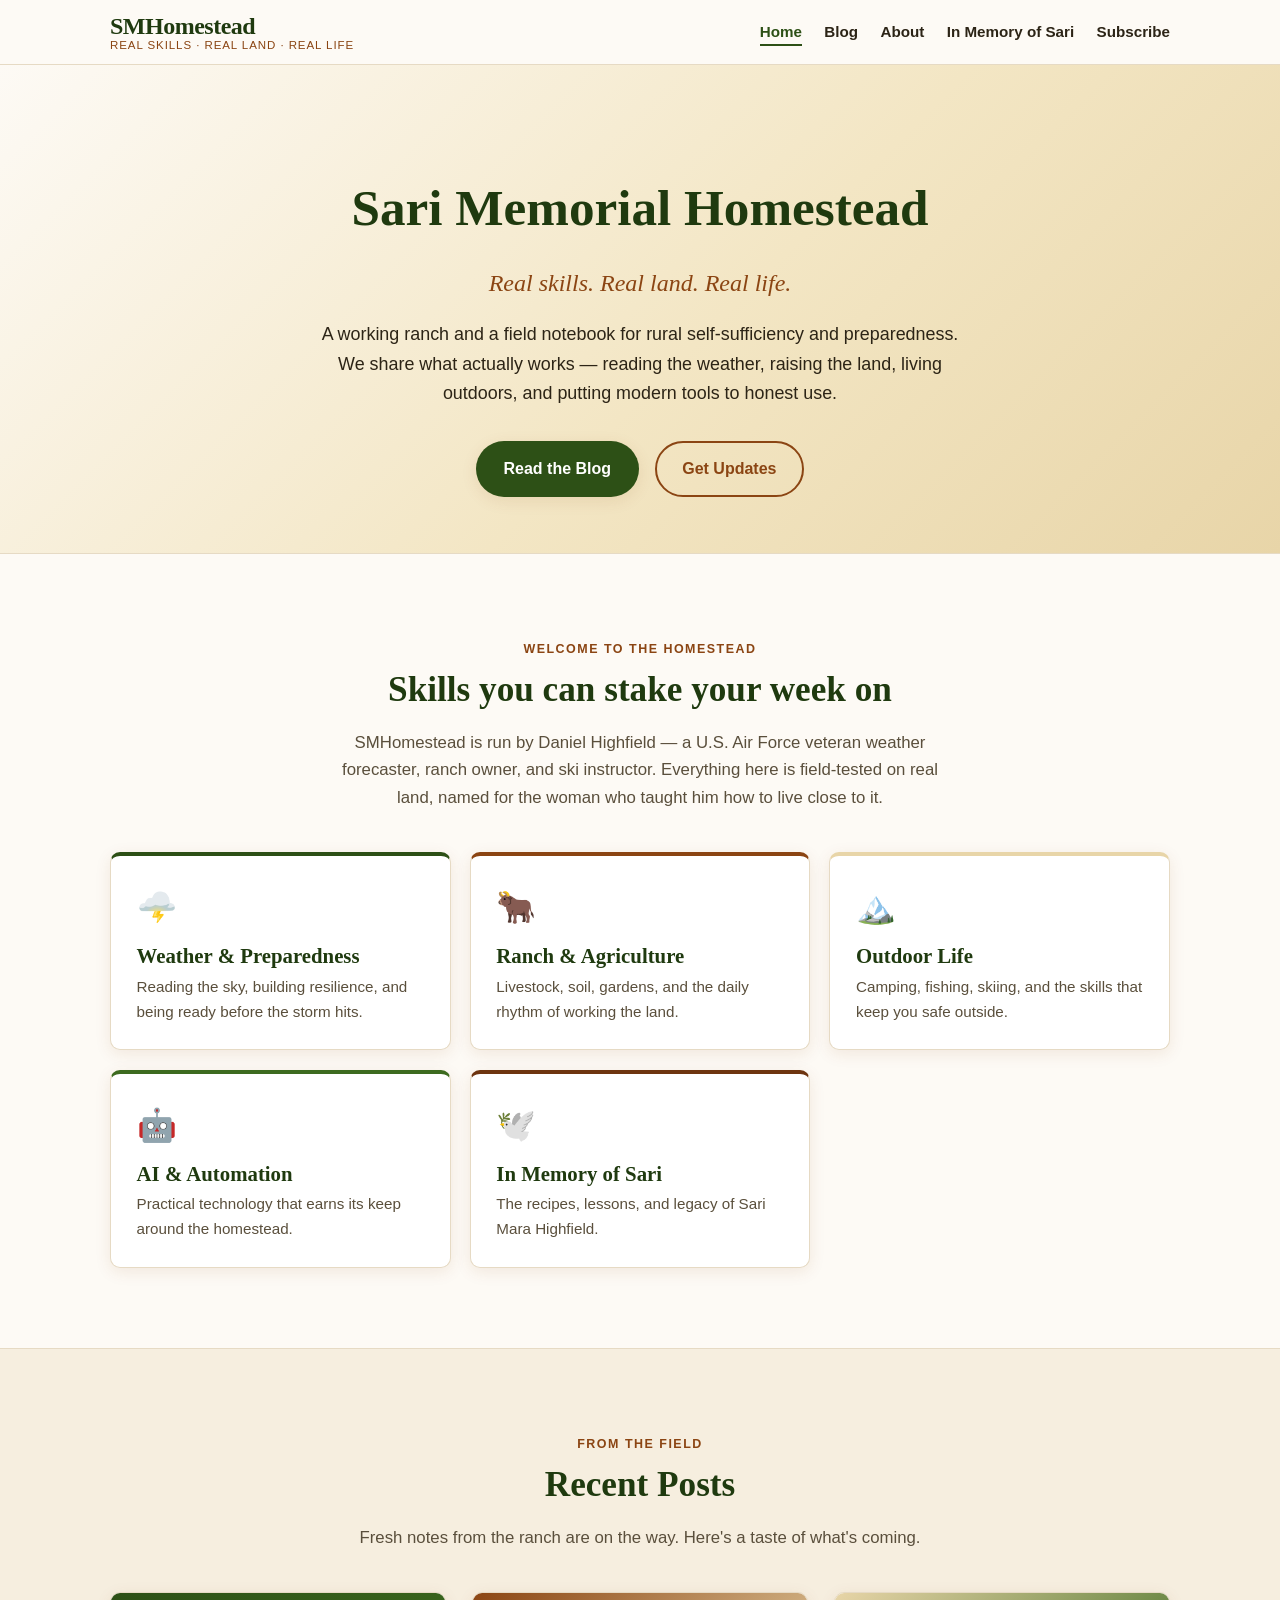
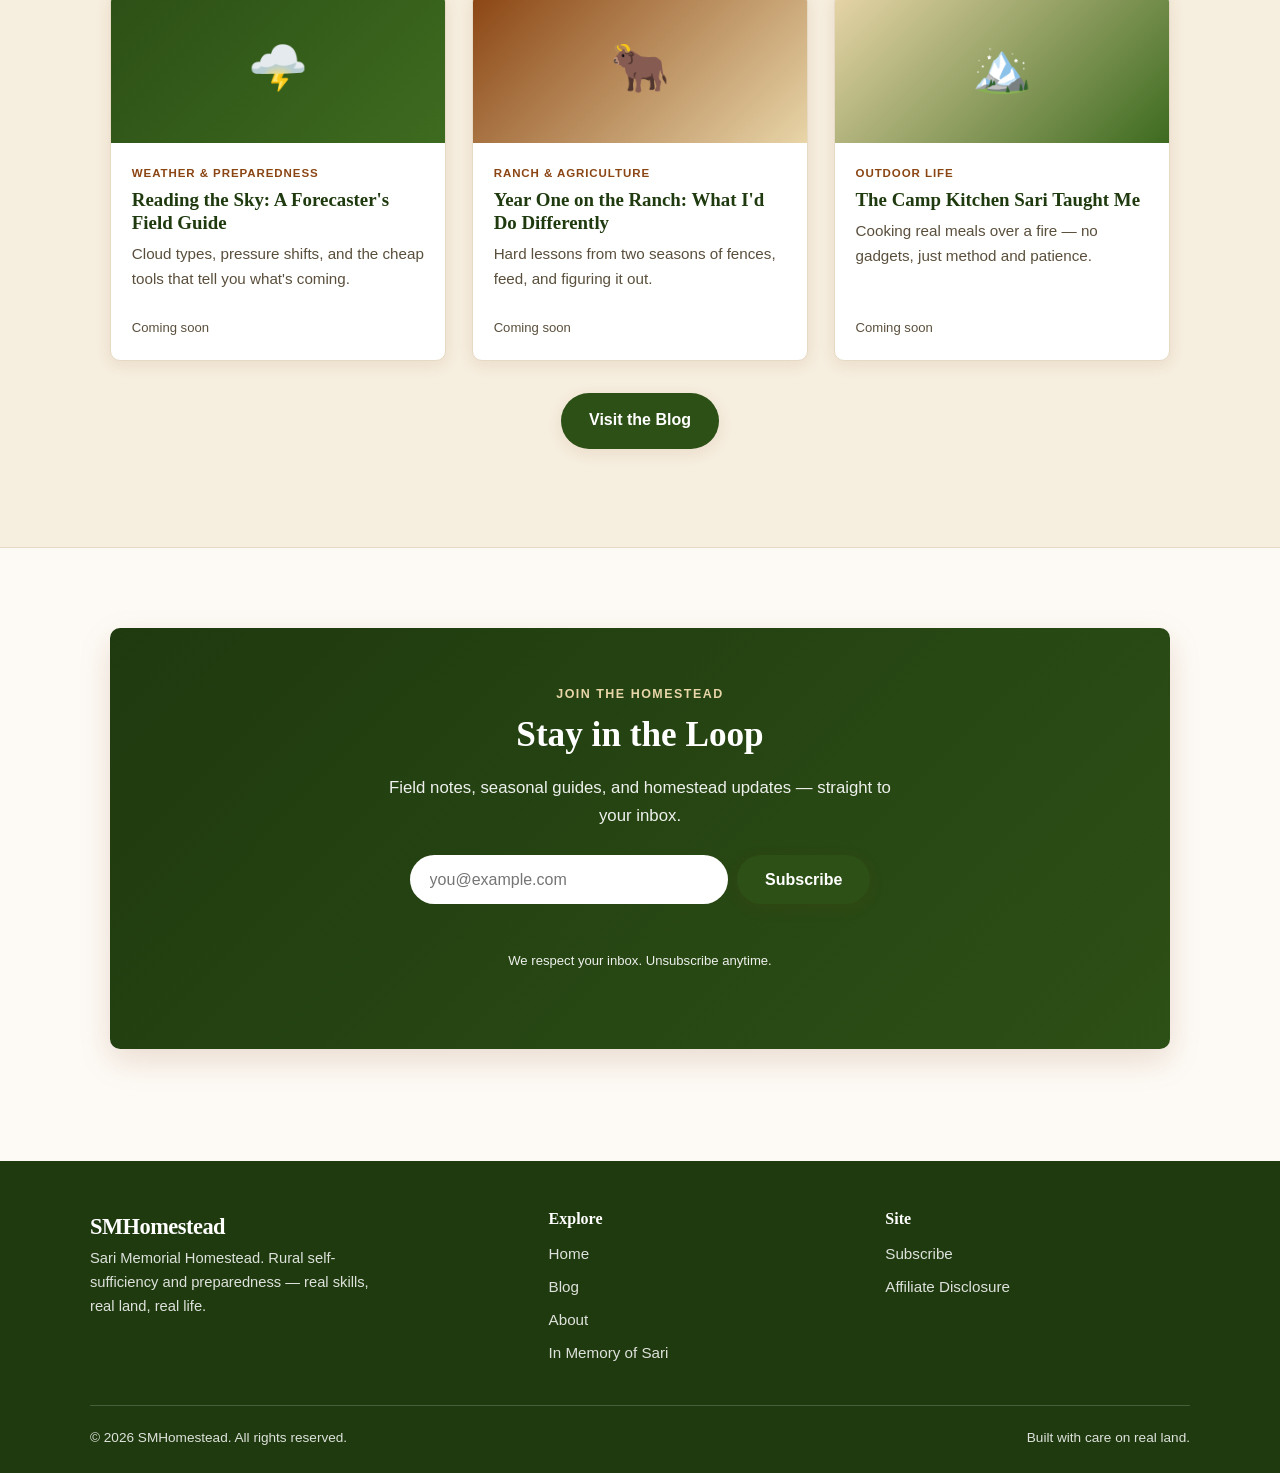
<file: index.html>
<!DOCTYPE html>
<html lang="en">
<head>
  <meta charset="UTF-8">
  <meta name="viewport" content="width=device-width, initial-scale=1.0">
  <title>SMHomestead — Real skills. Real land. Real life.</title>
  <meta name="description" content="SMHomestead is a rural self-sufficiency and preparedness homestead — weather, ranching, the outdoors, AI, and the legacy of Sari Mara Highfield. Real skills, real land, real life.">
  <link rel="canonical" href="https://smhomestead.com/">

  <!-- Open Graph -->
  <meta property="og:type" content="website">
  <meta property="og:site_name" content="SMHomestead">
  <meta property="og:title" content="SMHomestead — Real skills. Real land. Real life.">
  <meta property="og:description" content="Rural self-sufficiency and preparedness — weather, ranching, the outdoors, AI, and the legacy of Sari Mara Highfield.">
  <meta property="og:url" content="https://smhomestead.com/">
  <meta property="og:image" content="https://smhomestead.com/og-image.png">
  <meta name="twitter:card" content="summary_large_image">
  <meta name="twitter:title" content="SMHomestead — Real skills. Real land. Real life.">
  <meta name="twitter:description" content="Rural self-sufficiency and preparedness from a working ranch.">

  <link rel="preconnect" href="https://fonts.googleapis.com">
  <link rel="stylesheet" href="css/style.css">
</head>
<body>

  <!-- HEADER -->
  <header class="site-header">
    <nav class="nav" aria-label="Primary">
      <a class="brand" href="index.html">
        <span class="brand-name">SMHomestead</span>
        <span class="brand-tag">Real skills · Real land · Real life</span>
      </a>
      <button class="nav-toggle" aria-label="Toggle menu" aria-expanded="false">
        <span></span><span></span><span></span>
      </button>
      <ul class="nav-links">
        <li><a href="index.html" class="active">Home</a></li>
        <li><a href="blog.html">Blog</a></li>
        <li><a href="about.html">About</a></li>
        <li><a href="in-memory-of-sari.html">In Memory of Sari</a></li>
        <li><a href="index.html#subscribe">Subscribe</a></li>
      </ul>
    </nav>
  </header>

  <main>
    <!-- HERO -->
    <section class="hero">
      <div class="container">
        <h1>Sari Memorial Homestead</h1>
        <p class="tagline">Real skills. Real land. Real life.</p>
        <p class="lead">
          A working ranch and a field notebook for rural self-sufficiency and preparedness.
          We share what actually works — reading the weather, raising the land, living
          outdoors, and putting modern tools to honest use.
        </p>
        <div class="hero-actions">
          <a class="btn btn-primary" href="blog.html">Read the Blog</a>
          <a class="btn btn-ghost" href="index.html#subscribe">Get Updates</a>
        </div>
      </div>
    </section>

    <!-- INTRO -->
    <section class="section">
      <div class="container section-head">
        <span class="kicker">Welcome to the homestead</span>
        <h2>Skills you can stake your week on</h2>
        <p>
          SMHomestead is run by Daniel Highfield — a U.S. Air Force veteran weather
          forecaster, ranch owner, and ski instructor. Everything here is field-tested
          on real land, named for the woman who taught him how to live close to it.
        </p>
      </div>

      <!-- PILLARS -->
      <div class="container">
        <div class="pillars">
          <a class="pillar" href="blog.html">
            <div class="icon">🌩️</div>
            <h3>Weather &amp; Preparedness</h3>
            <p>Reading the sky, building resilience, and being ready before the storm hits.</p>
          </a>
          <a class="pillar" href="blog.html">
            <div class="icon">🐂</div>
            <h3>Ranch &amp; Agriculture</h3>
            <p>Livestock, soil, gardens, and the daily rhythm of working the land.</p>
          </a>
          <a class="pillar" href="blog.html">
            <div class="icon">🏔️</div>
            <h3>Outdoor Life</h3>
            <p>Camping, fishing, skiing, and the skills that keep you safe outside.</p>
          </a>
          <a class="pillar" href="blog.html">
            <div class="icon">🤖</div>
            <h3>AI &amp; Automation</h3>
            <p>Practical technology that earns its keep around the homestead.</p>
          </a>
          <a class="pillar" href="in-memory-of-sari.html">
            <div class="icon">🕊️</div>
            <h3>In Memory of Sari</h3>
            <p>The recipes, lessons, and legacy of Sari Mara Highfield.</p>
          </a>
        </div>
      </div>
    </section>

    <!-- RECENT POSTS -->
    <section class="section section-alt">
      <div class="container section-head">
        <span class="kicker">From the field</span>
        <h2>Recent Posts</h2>
        <p>Fresh notes from the ranch are on the way. Here's a taste of what's coming.</p>
      </div>
      <div class="container">
        <div class="post-grid">
          <article class="post-card">
            <div class="post-thumb" aria-hidden="true">🌩️</div>
            <div class="post-body">
              <span class="post-cat">Weather &amp; Preparedness</span>
              <h3>Reading the Sky: A Forecaster's Field Guide</h3>
              <p>Cloud types, pressure shifts, and the cheap tools that tell you what's coming.</p>
              <div class="post-meta">Coming soon</div>
            </div>
          </article>
          <article class="post-card">
            <div class="post-thumb" aria-hidden="true">🐂</div>
            <div class="post-body">
              <span class="post-cat">Ranch &amp; Agriculture</span>
              <h3>Year One on the Ranch: What I'd Do Differently</h3>
              <p>Hard lessons from two seasons of fences, feed, and figuring it out.</p>
              <div class="post-meta">Coming soon</div>
            </div>
          </article>
          <article class="post-card">
            <div class="post-thumb" aria-hidden="true">🏔️</div>
            <div class="post-body">
              <span class="post-cat">Outdoor Life</span>
              <h3>The Camp Kitchen Sari Taught Me</h3>
              <p>Cooking real meals over a fire — no gadgets, just method and patience.</p>
              <div class="post-meta">Coming soon</div>
            </div>
          </article>
        </div>
        <p class="center" style="margin-top:2rem;">
          <a class="btn btn-primary" href="blog.html">Visit the Blog</a>
        </p>
      </div>
    </section>

    <!-- NEWSLETTER SIGNUP -->
    <section class="section" id="subscribe">
      <div class="container">
        <div class="signup">
          <span class="kicker" style="color:var(--wheat)">Join the homestead</span>
          <h2>Stay in the Loop</h2>
          <p>Field notes, seasonal guides, and homestead updates — straight to your inbox.</p>
          <form class="signup-form" novalidate>
            <label for="email" class="sr-only" style="position:absolute;left:-9999px;">Email address</label>
            <input id="email" type="email" name="email" placeholder="you@example.com" required>
            <button class="btn btn-primary" type="submit">Subscribe</button>
          </form>
          <p class="form-msg" role="status" aria-live="polite"></p>
          <p class="signup-note">We respect your inbox. Unsubscribe anytime.</p>
        </div>
      </div>
    </section>
  </main>

  <!-- FOOTER -->
  <footer class="site-footer">
    <div class="footer-grid">
      <div class="footer-brand">
        <span class="brand-name">SMHomestead</span>
        <p>Sari Memorial Homestead. Rural self-sufficiency and preparedness — real skills, real land, real life.</p>
      </div>
      <div>
        <h4>Explore</h4>
        <ul>
          <li><a href="index.html">Home</a></li>
          <li><a href="blog.html">Blog</a></li>
          <li><a href="about.html">About</a></li>
          <li><a href="in-memory-of-sari.html">In Memory of Sari</a></li>
        </ul>
      </div>
      <div>
        <h4>Site</h4>
        <ul>
          <li><a href="index.html#subscribe">Subscribe</a></li>
          <li><a href="affiliate-disclosure.html">Affiliate Disclosure</a></li>
        </ul>
      </div>
    </div>
    <div class="footer-bottom">
      <span>&copy; <span data-year>2026</span> SMHomestead. All rights reserved.</span>
      <span>Built with care on real land.</span>
    </div>
  </footer>

  <script src="js/main.js"></script>
</body>
</html>
</file>
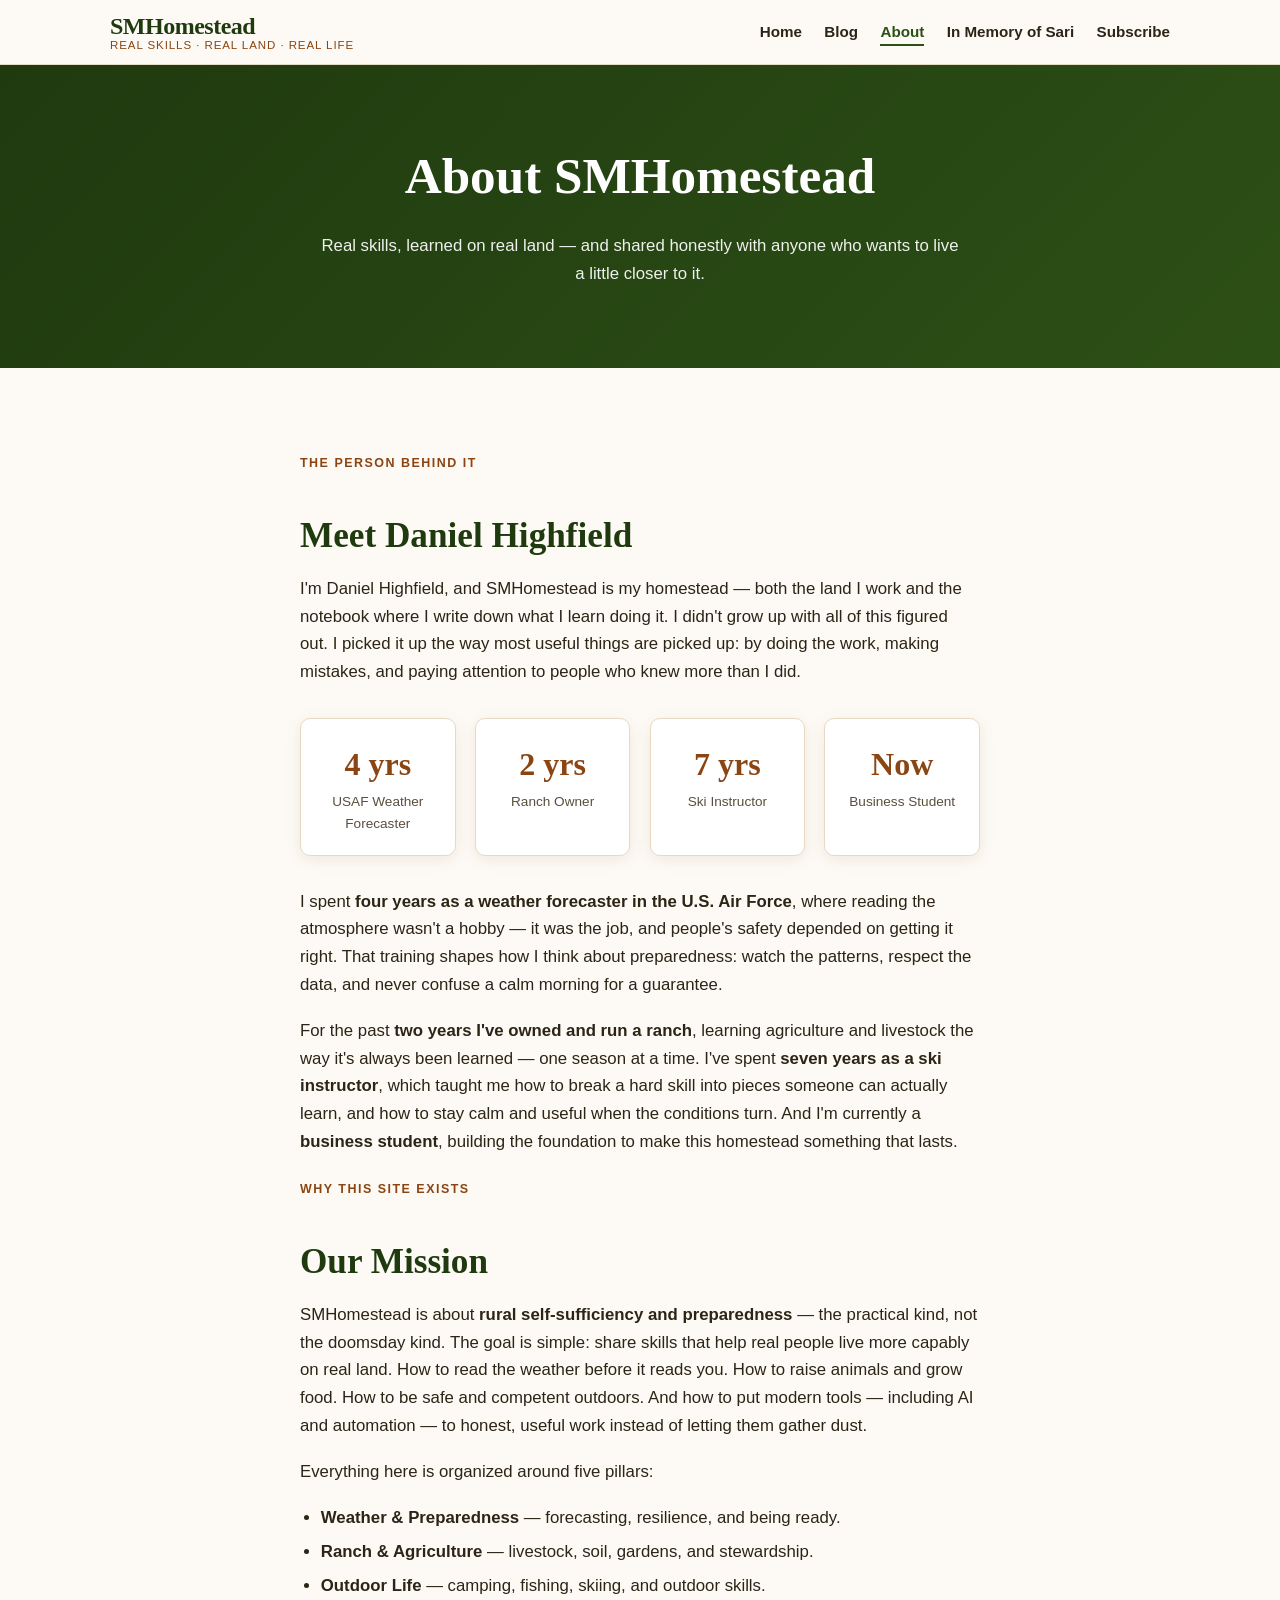
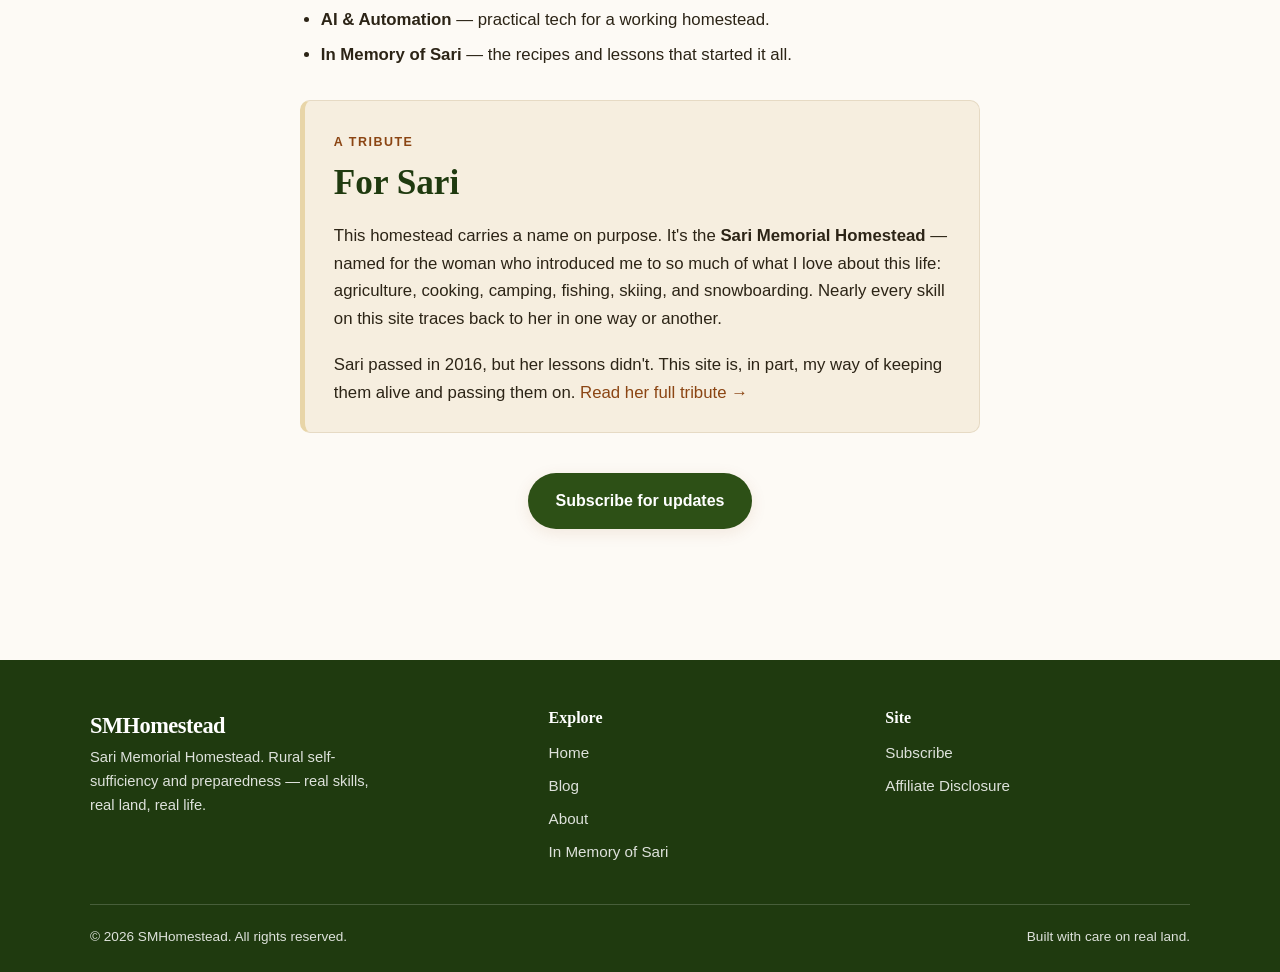
<file: about.html>
<!DOCTYPE html>
<html lang="en">
<head>
  <meta charset="UTF-8">
  <meta name="viewport" content="width=device-width, initial-scale=1.0">
  <title>About — SMHomestead | Daniel Highfield</title>
  <meta name="description" content="Meet Daniel Highfield — USAF veteran weather forecaster, ranch owner, and ski instructor behind SMHomestead, and the mission of the Sari Memorial Homestead.">
  <link rel="canonical" href="https://smhomestead.com/about.html">

  <meta property="og:type" content="profile">
  <meta property="og:site_name" content="SMHomestead">
  <meta property="og:title" content="About — SMHomestead | Daniel Highfield">
  <meta property="og:description" content="USAF veteran weather forecaster, ranch owner, and ski instructor. The story and mission behind SMHomestead.">
  <meta property="og:url" content="https://smhomestead.com/about.html">
  <meta property="og:image" content="https://smhomestead.com/og-image.png">
  <meta name="twitter:card" content="summary_large_image">

  <link rel="stylesheet" href="css/style.css">
</head>
<body>

  <header class="site-header">
    <nav class="nav" aria-label="Primary">
      <a class="brand" href="index.html">
        <span class="brand-name">SMHomestead</span>
        <span class="brand-tag">Real skills · Real land · Real life</span>
      </a>
      <button class="nav-toggle" aria-label="Toggle menu" aria-expanded="false">
        <span></span><span></span><span></span>
      </button>
      <ul class="nav-links">
        <li><a href="index.html">Home</a></li>
        <li><a href="blog.html">Blog</a></li>
        <li><a href="about.html" class="active">About</a></li>
        <li><a href="in-memory-of-sari.html">In Memory of Sari</a></li>
        <li><a href="index.html#subscribe">Subscribe</a></li>
      </ul>
    </nav>
  </header>

  <main>
    <section class="page-hero">
      <div class="container">
        <h1>About SMHomestead</h1>
        <p>Real skills, learned on real land — and shared honestly with anyone who wants to live a little closer to it.</p>
      </div>
    </section>

    <section class="section">
      <div class="container prose">
        <span class="kicker">The person behind it</span>
        <h2>Meet Daniel Highfield</h2>
        <p>
          I'm Daniel Highfield, and SMHomestead is my homestead — both the land I work
          and the notebook where I write down what I learn doing it. I didn't grow up
          with all of this figured out. I picked it up the way most useful things are
          picked up: by doing the work, making mistakes, and paying attention to people
          who knew more than I did.
        </p>

        <div class="stat-row">
          <div class="stat">
            <div class="num">4 yrs</div>
            <div class="label">USAF Weather Forecaster</div>
          </div>
          <div class="stat">
            <div class="num">2 yrs</div>
            <div class="label">Ranch Owner</div>
          </div>
          <div class="stat">
            <div class="num">7 yrs</div>
            <div class="label">Ski Instructor</div>
          </div>
          <div class="stat">
            <div class="num">Now</div>
            <div class="label">Business Student</div>
          </div>
        </div>

        <p>
          I spent <strong>four years as a weather forecaster in the U.S. Air Force</strong>,
          where reading the atmosphere wasn't a hobby — it was the job, and people's safety
          depended on getting it right. That training shapes how I think about preparedness:
          watch the patterns, respect the data, and never confuse a calm morning for a
          guarantee.
        </p>
        <p>
          For the past <strong>two years I've owned and run a ranch</strong>, learning
          agriculture and livestock the way it's always been learned — one season at a time.
          I've spent <strong>seven years as a ski instructor</strong>, which taught me how
          to break a hard skill into pieces someone can actually learn, and how to stay
          calm and useful when the conditions turn. And I'm currently a
          <strong>business student</strong>, building the foundation to make this homestead
          something that lasts.
        </p>

        <span class="kicker">Why this site exists</span>
        <h2>Our Mission</h2>
        <p>
          SMHomestead is about <strong>rural self-sufficiency and preparedness</strong> —
          the practical kind, not the doomsday kind. The goal is simple: share skills that
          help real people live more capably on real land. How to read the weather before
          it reads you. How to raise animals and grow food. How to be safe and competent
          outdoors. And how to put modern tools — including AI and automation — to honest,
          useful work instead of letting them gather dust.
        </p>
        <p>Everything here is organized around five pillars:</p>
        <ul>
          <li><strong>Weather &amp; Preparedness</strong> — forecasting, resilience, and being ready.</li>
          <li><strong>Ranch &amp; Agriculture</strong> — livestock, soil, gardens, and stewardship.</li>
          <li><strong>Outdoor Life</strong> — camping, fishing, skiing, and outdoor skills.</li>
          <li><strong>AI &amp; Automation</strong> — practical tech for a working homestead.</li>
          <li><strong>In Memory of Sari</strong> — the recipes and lessons that started it all.</li>
        </ul>

        <div class="memorial-card">
          <span class="kicker">A tribute</span>
          <h2 style="margin-top:0;">For Sari</h2>
          <p>
            This homestead carries a name on purpose. It's the
            <strong>Sari Memorial Homestead</strong> — named for the woman
            who introduced me to so much of what I love about this life: agriculture,
            cooking, camping, fishing, skiing, and snowboarding. Nearly every skill on this
            site traces back to her in one way or another.
          </p>
          <p style="margin-bottom:0;">
            Sari passed in 2016, but her lessons didn't. This site is, in part, my way of
            keeping them alive and passing them on.
            <a href="in-memory-of-sari.html">Read her full tribute &rarr;</a>
          </p>
        </div>

        <p class="center" style="margin-top:2.5rem;">
          <a class="btn btn-primary" href="index.html#subscribe">Subscribe for updates</a>
        </p>
      </div>
    </section>
  </main>

  <footer class="site-footer">
    <div class="footer-grid">
      <div class="footer-brand">
        <span class="brand-name">SMHomestead</span>
        <p>Sari Memorial Homestead. Rural self-sufficiency and preparedness — real skills, real land, real life.</p>
      </div>
      <div>
        <h4>Explore</h4>
        <ul>
          <li><a href="index.html">Home</a></li>
          <li><a href="blog.html">Blog</a></li>
          <li><a href="about.html">About</a></li>
          <li><a href="in-memory-of-sari.html">In Memory of Sari</a></li>
        </ul>
      </div>
      <div>
        <h4>Site</h4>
        <ul>
          <li><a href="index.html#subscribe">Subscribe</a></li>
          <li><a href="affiliate-disclosure.html">Affiliate Disclosure</a></li>
        </ul>
      </div>
    </div>
    <div class="footer-bottom">
      <span>&copy; <span data-year>2026</span> SMHomestead. All rights reserved.</span>
      <span>Built with care on real land.</span>
    </div>
  </footer>

  <script src="js/main.js"></script>
</body>
</html>
</file>
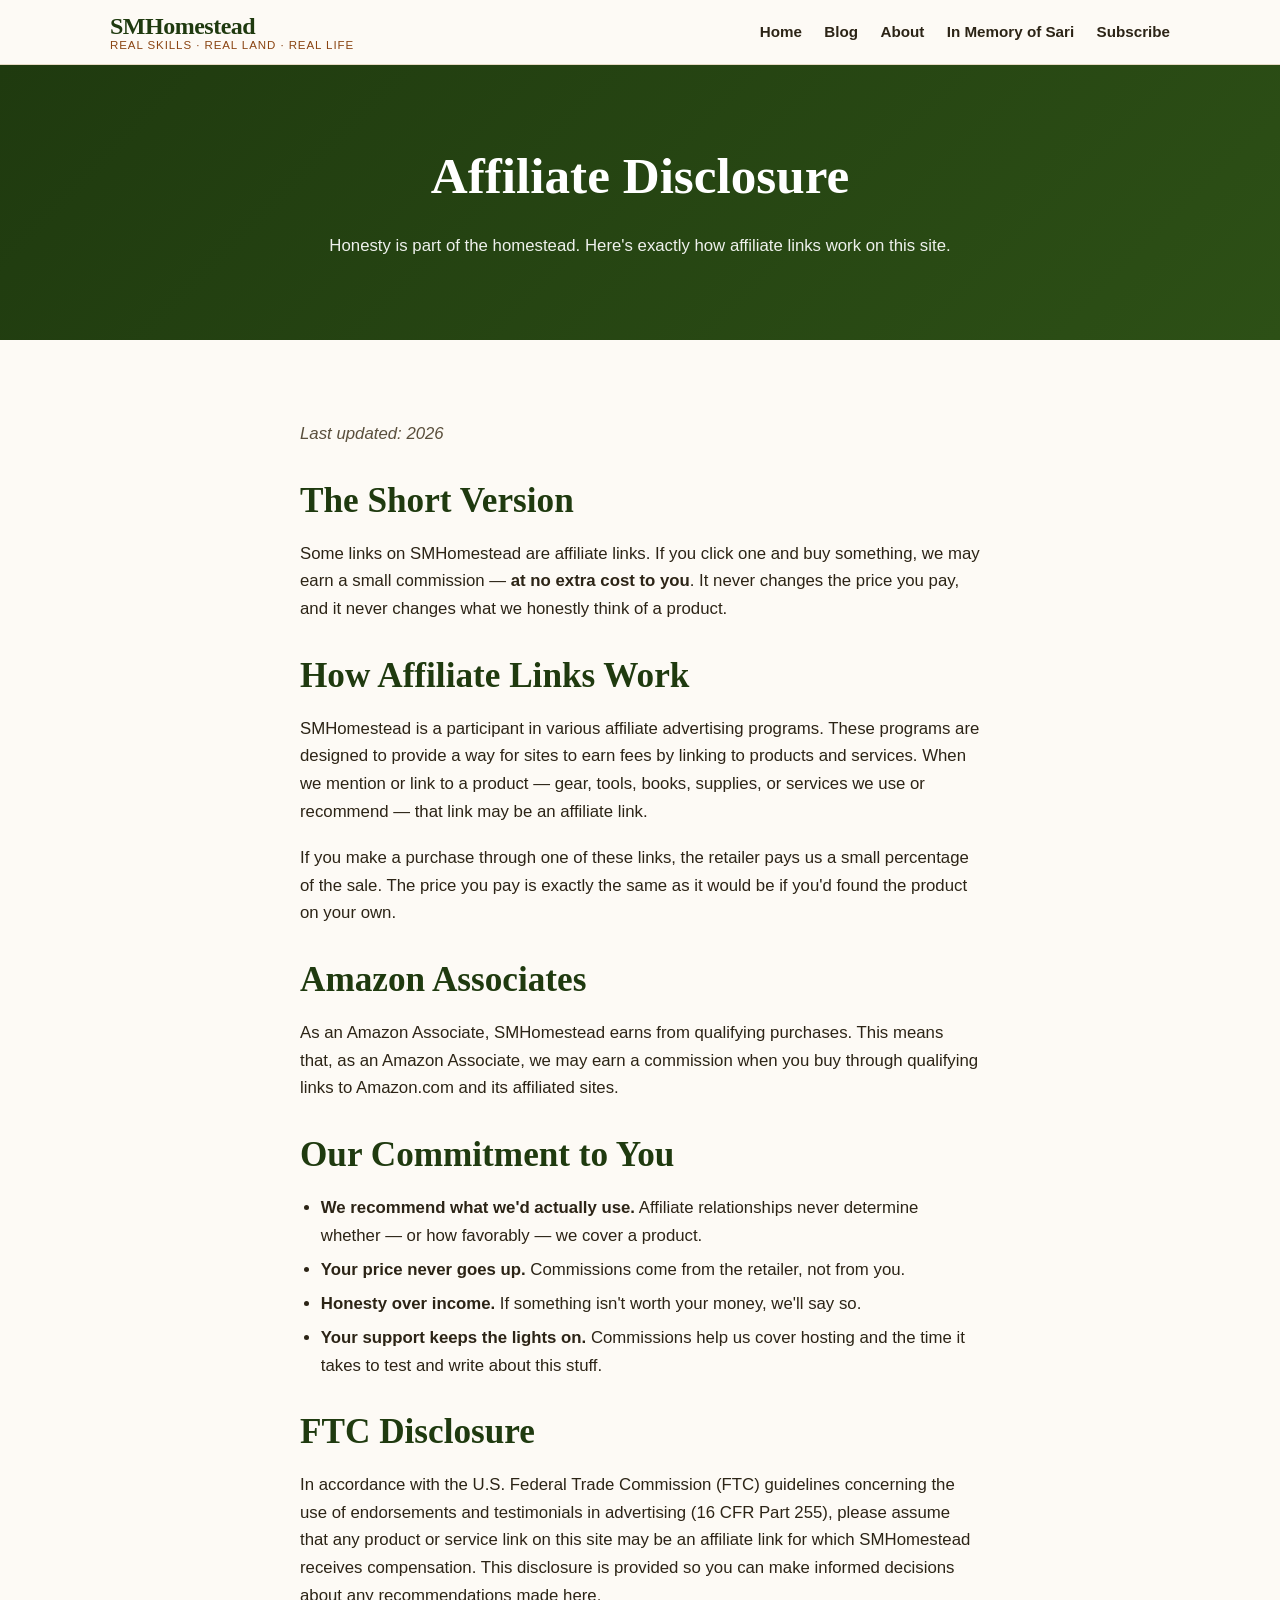
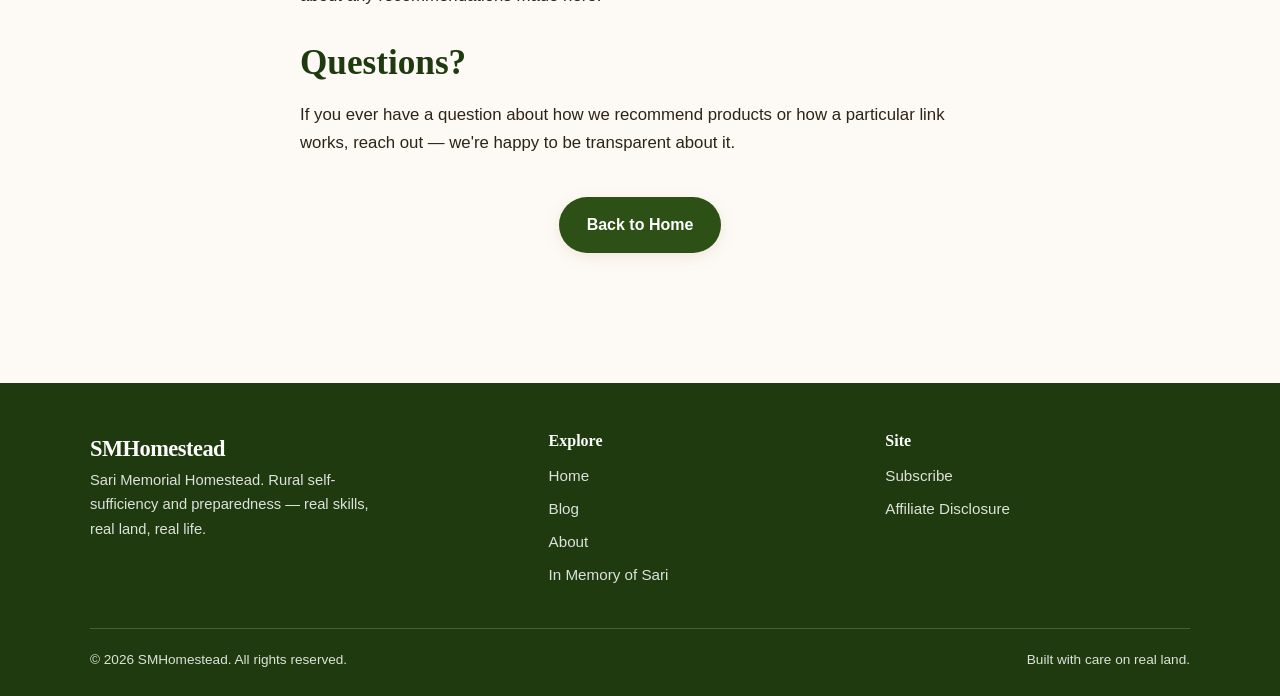
<file: affiliate-disclosure.html>
<!DOCTYPE html>
<html lang="en">
<head>
  <meta charset="UTF-8">
  <meta name="viewport" content="width=device-width, initial-scale=1.0">
  <title>Affiliate Disclosure — SMHomestead</title>
  <meta name="description" content="SMHomestead's affiliate disclosure: how we use affiliate links, what that means for you, and our commitment to honest recommendations.">
  <link rel="canonical" href="https://smhomestead.com/affiliate-disclosure.html">
  <meta name="robots" content="index, follow">

  <meta property="og:type" content="website">
  <meta property="og:site_name" content="SMHomestead">
  <meta property="og:title" content="Affiliate Disclosure — SMHomestead">
  <meta property="og:description" content="How SMHomestead uses affiliate links and our commitment to honest, independent recommendations.">
  <meta property="og:url" content="https://smhomestead.com/affiliate-disclosure.html">
  <meta property="og:image" content="https://smhomestead.com/og-image.png">
  <meta name="twitter:card" content="summary_large_image">

  <link rel="stylesheet" href="css/style.css">
</head>
<body>

  <header class="site-header">
    <nav class="nav" aria-label="Primary">
      <a class="brand" href="index.html">
        <span class="brand-name">SMHomestead</span>
        <span class="brand-tag">Real skills · Real land · Real life</span>
      </a>
      <button class="nav-toggle" aria-label="Toggle menu" aria-expanded="false">
        <span></span><span></span><span></span>
      </button>
      <ul class="nav-links">
        <li><a href="index.html">Home</a></li>
        <li><a href="blog.html">Blog</a></li>
        <li><a href="about.html">About</a></li>
        <li><a href="in-memory-of-sari.html">In Memory of Sari</a></li>
        <li><a href="index.html#subscribe">Subscribe</a></li>
      </ul>
    </nav>
  </header>

  <main>
    <section class="page-hero">
      <div class="container">
        <h1>Affiliate Disclosure</h1>
        <p>Honesty is part of the homestead. Here's exactly how affiliate links work on this site.</p>
      </div>
    </section>

    <section class="section">
      <div class="container prose">
        <p class="muted"><em>Last updated: <span data-year>2026</span></em></p>

        <h2>The Short Version</h2>
        <p>
          Some links on SMHomestead are affiliate links. If you click one and buy
          something, we may earn a small commission — <strong>at no extra cost to you</strong>.
          It never changes the price you pay, and it never changes what we honestly think of
          a product.
        </p>

        <h2>How Affiliate Links Work</h2>
        <p>
          SMHomestead is a participant in various affiliate advertising programs. These
          programs are designed to provide a way for sites to earn fees by linking to
          products and services. When we mention or link to a product — gear, tools, books,
          supplies, or services we use or recommend — that link may be an affiliate link.
        </p>
        <p>
          If you make a purchase through one of these links, the retailer pays us a small
          percentage of the sale. The price you pay is exactly the same as it would be if
          you'd found the product on your own.
        </p>

        <h2>Amazon Associates</h2>
        <p>
          As an Amazon Associate, SMHomestead earns from qualifying purchases. This means
          that, as an Amazon Associate, we may earn a commission when you buy through
          qualifying links to Amazon.com and its affiliated sites.
        </p>

        <h2>Our Commitment to You</h2>
        <ul>
          <li><strong>We recommend what we'd actually use.</strong> Affiliate relationships never determine whether — or how favorably — we cover a product.</li>
          <li><strong>Your price never goes up.</strong> Commissions come from the retailer, not from you.</li>
          <li><strong>Honesty over income.</strong> If something isn't worth your money, we'll say so.</li>
          <li><strong>Your support keeps the lights on.</strong> Commissions help us cover hosting and the time it takes to test and write about this stuff.</li>
        </ul>

        <h2>FTC Disclosure</h2>
        <p>
          In accordance with the U.S. Federal Trade Commission (FTC) guidelines concerning
          the use of endorsements and testimonials in advertising (16 CFR Part 255),
          please assume that any product or service link on this site may be an affiliate
          link for which SMHomestead receives compensation. This disclosure is provided so
          you can make informed decisions about any recommendations made here.
        </p>

        <h2>Questions?</h2>
        <p>
          If you ever have a question about how we recommend products or how a particular
          link works, reach out — we're happy to be transparent about it.
        </p>

        <p class="center" style="margin-top:2.5rem;">
          <a class="btn btn-primary" href="index.html">Back to Home</a>
        </p>
      </div>
    </section>
  </main>

  <footer class="site-footer">
    <div class="footer-grid">
      <div class="footer-brand">
        <span class="brand-name">SMHomestead</span>
        <p>Sari Memorial Homestead. Rural self-sufficiency and preparedness — real skills, real land, real life.</p>
      </div>
      <div>
        <h4>Explore</h4>
        <ul>
          <li><a href="index.html">Home</a></li>
          <li><a href="blog.html">Blog</a></li>
          <li><a href="about.html">About</a></li>
          <li><a href="in-memory-of-sari.html">In Memory of Sari</a></li>
        </ul>
      </div>
      <div>
        <h4>Site</h4>
        <ul>
          <li><a href="index.html#subscribe">Subscribe</a></li>
          <li><a href="affiliate-disclosure.html">Affiliate Disclosure</a></li>
        </ul>
      </div>
    </div>
    <div class="footer-bottom">
      <span>&copy; <span data-year>2026</span> SMHomestead. All rights reserved.</span>
      <span>Built with care on real land.</span>
    </div>
  </footer>

  <script src="js/main.js"></script>
</body>
</html>
</file>
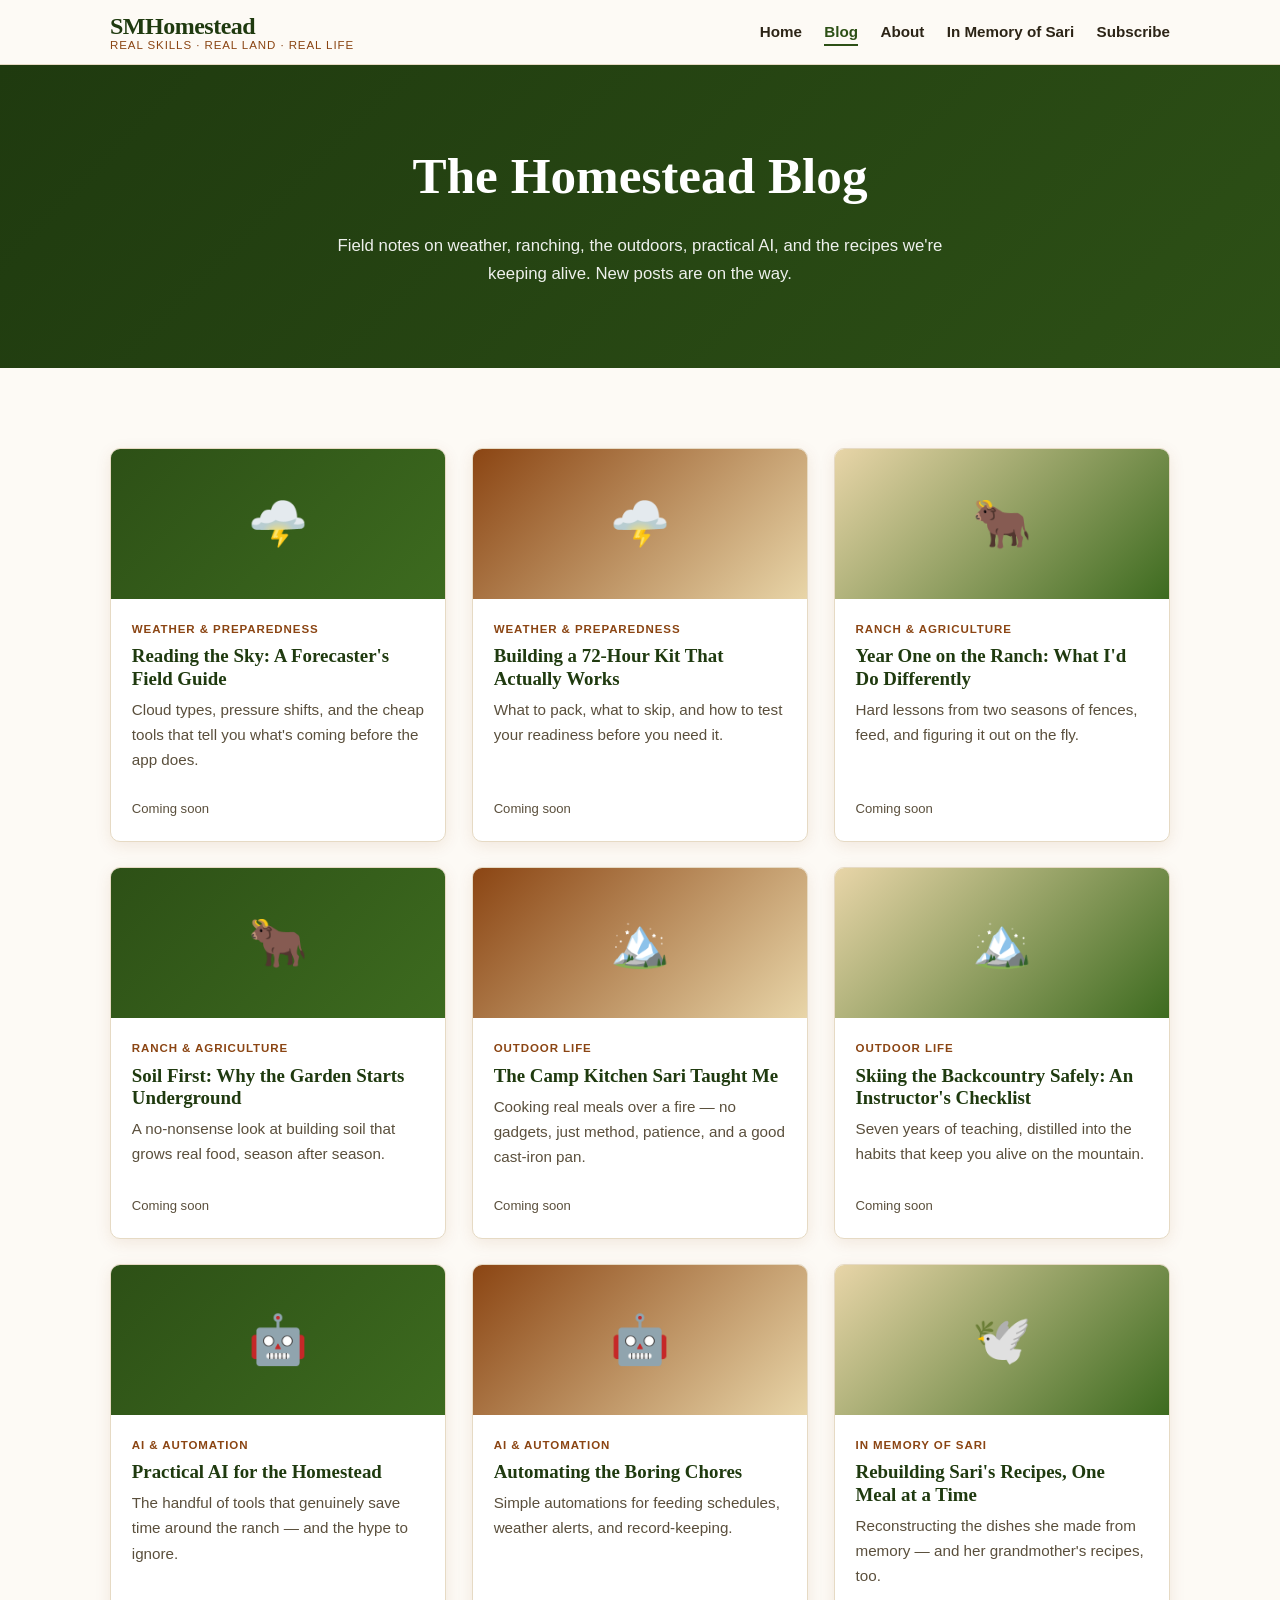
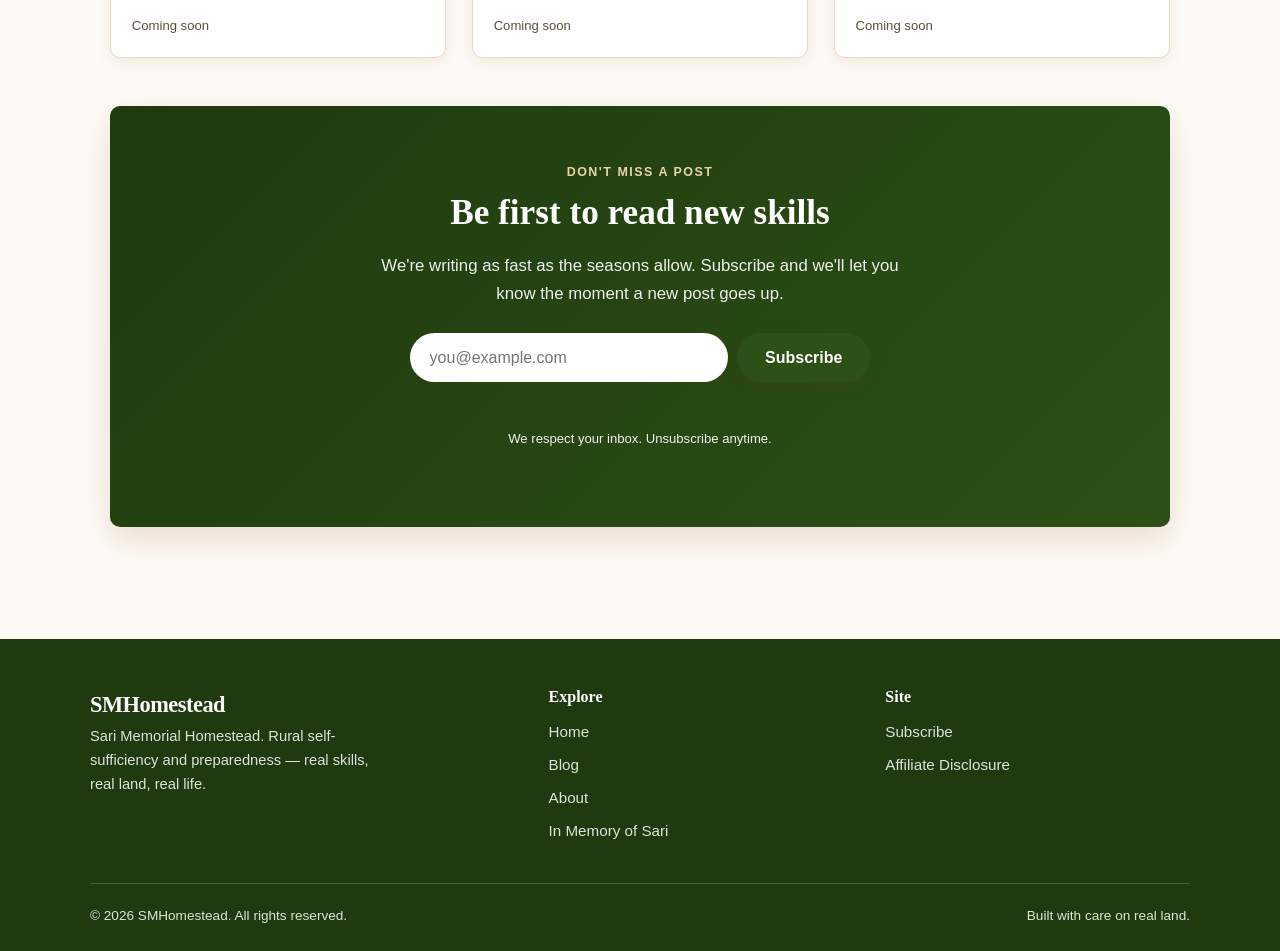
<file: blog.html>
<!DOCTYPE html>
<html lang="en">
<head>
  <meta charset="UTF-8">
  <meta name="viewport" content="width=device-width, initial-scale=1.0">
  <title>Blog — SMHomestead | Weather, Ranching, Outdoors &amp; AI</title>
  <meta name="description" content="The SMHomestead blog: practical posts on weather and preparedness, ranch and agriculture, outdoor life, AI and automation, and Sari's recipes.">
  <link rel="canonical" href="https://smhomestead.com/blog.html">

  <meta property="og:type" content="website">
  <meta property="og:site_name" content="SMHomestead">
  <meta property="og:title" content="Blog — SMHomestead">
  <meta property="og:description" content="Practical posts on weather, ranching, the outdoors, AI, and homestead recipes.">
  <meta property="og:url" content="https://smhomestead.com/blog.html">
  <meta property="og:image" content="https://smhomestead.com/og-image.png">
  <meta name="twitter:card" content="summary_large_image">

  <link rel="stylesheet" href="css/style.css">
</head>
<body>

  <header class="site-header">
    <nav class="nav" aria-label="Primary">
      <a class="brand" href="index.html">
        <span class="brand-name">SMHomestead</span>
        <span class="brand-tag">Real skills · Real land · Real life</span>
      </a>
      <button class="nav-toggle" aria-label="Toggle menu" aria-expanded="false">
        <span></span><span></span><span></span>
      </button>
      <ul class="nav-links">
        <li><a href="index.html">Home</a></li>
        <li><a href="blog.html" class="active">Blog</a></li>
        <li><a href="about.html">About</a></li>
        <li><a href="in-memory-of-sari.html">In Memory of Sari</a></li>
        <li><a href="index.html#subscribe">Subscribe</a></li>
      </ul>
    </nav>
  </header>

  <main>
    <section class="page-hero">
      <div class="container">
        <h1>The Homestead Blog</h1>
        <p>Field notes on weather, ranching, the outdoors, practical AI, and the recipes we're keeping alive. New posts are on the way.</p>
      </div>
    </section>

    <section class="section">
      <div class="container">
        <div class="post-grid">

          <article class="post-card">
            <div class="post-thumb" aria-hidden="true">🌩️</div>
            <div class="post-body">
              <span class="post-cat">Weather &amp; Preparedness</span>
              <h3>Reading the Sky: A Forecaster's Field Guide</h3>
              <p>Cloud types, pressure shifts, and the cheap tools that tell you what's coming before the app does.</p>
              <div class="post-meta">Coming soon</div>
            </div>
          </article>

          <article class="post-card">
            <div class="post-thumb" aria-hidden="true">🌩️</div>
            <div class="post-body">
              <span class="post-cat">Weather &amp; Preparedness</span>
              <h3>Building a 72-Hour Kit That Actually Works</h3>
              <p>What to pack, what to skip, and how to test your readiness before you need it.</p>
              <div class="post-meta">Coming soon</div>
            </div>
          </article>

          <article class="post-card">
            <div class="post-thumb" aria-hidden="true">🐂</div>
            <div class="post-body">
              <span class="post-cat">Ranch &amp; Agriculture</span>
              <h3>Year One on the Ranch: What I'd Do Differently</h3>
              <p>Hard lessons from two seasons of fences, feed, and figuring it out on the fly.</p>
              <div class="post-meta">Coming soon</div>
            </div>
          </article>

          <article class="post-card">
            <div class="post-thumb" aria-hidden="true">🐂</div>
            <div class="post-body">
              <span class="post-cat">Ranch &amp; Agriculture</span>
              <h3>Soil First: Why the Garden Starts Underground</h3>
              <p>A no-nonsense look at building soil that grows real food, season after season.</p>
              <div class="post-meta">Coming soon</div>
            </div>
          </article>

          <article class="post-card">
            <div class="post-thumb" aria-hidden="true">🏔️</div>
            <div class="post-body">
              <span class="post-cat">Outdoor Life</span>
              <h3>The Camp Kitchen Sari Taught Me</h3>
              <p>Cooking real meals over a fire — no gadgets, just method, patience, and a good cast-iron pan.</p>
              <div class="post-meta">Coming soon</div>
            </div>
          </article>

          <article class="post-card">
            <div class="post-thumb" aria-hidden="true">🏔️</div>
            <div class="post-body">
              <span class="post-cat">Outdoor Life</span>
              <h3>Skiing the Backcountry Safely: An Instructor's Checklist</h3>
              <p>Seven years of teaching, distilled into the habits that keep you alive on the mountain.</p>
              <div class="post-meta">Coming soon</div>
            </div>
          </article>

          <article class="post-card">
            <div class="post-thumb" aria-hidden="true">🤖</div>
            <div class="post-body">
              <span class="post-cat">AI &amp; Automation</span>
              <h3>Practical AI for the Homestead</h3>
              <p>The handful of tools that genuinely save time around the ranch — and the hype to ignore.</p>
              <div class="post-meta">Coming soon</div>
            </div>
          </article>

          <article class="post-card">
            <div class="post-thumb" aria-hidden="true">🤖</div>
            <div class="post-body">
              <span class="post-cat">AI &amp; Automation</span>
              <h3>Automating the Boring Chores</h3>
              <p>Simple automations for feeding schedules, weather alerts, and record-keeping.</p>
              <div class="post-meta">Coming soon</div>
            </div>
          </article>

          <article class="post-card">
            <div class="post-thumb" aria-hidden="true">🕊️</div>
            <div class="post-body">
              <span class="post-cat">In Memory of Sari</span>
              <h3>Rebuilding Sari's Recipes, One Meal at a Time</h3>
              <p>Reconstructing the dishes she made from memory — and her grandmother's recipes, too.</p>
              <div class="post-meta">Coming soon</div>
            </div>
          </article>

        </div>

        <div class="signup" style="margin-top:3rem;" id="signup">
          <span class="kicker" style="color:var(--wheat)">Don't miss a post</span>
          <h2>Be first to read new skills</h2>
          <p>We're writing as fast as the seasons allow. Subscribe and we'll let you know the moment a new post goes up.</p>
          <form class="signup-form" novalidate>
            <label for="email" style="position:absolute;left:-9999px;">Email address</label>
            <input id="email" type="email" name="email" placeholder="you@example.com" required>
            <button class="btn btn-primary" type="submit">Subscribe</button>
          </form>
          <p class="form-msg" role="status" aria-live="polite"></p>
          <p class="signup-note">We respect your inbox. Unsubscribe anytime.</p>
        </div>
      </div>
    </section>
  </main>

  <footer class="site-footer">
    <div class="footer-grid">
      <div class="footer-brand">
        <span class="brand-name">SMHomestead</span>
        <p>Sari Memorial Homestead. Rural self-sufficiency and preparedness — real skills, real land, real life.</p>
      </div>
      <div>
        <h4>Explore</h4>
        <ul>
          <li><a href="index.html">Home</a></li>
          <li><a href="blog.html">Blog</a></li>
          <li><a href="about.html">About</a></li>
          <li><a href="in-memory-of-sari.html">In Memory of Sari</a></li>
        </ul>
      </div>
      <div>
        <h4>Site</h4>
        <ul>
          <li><a href="index.html#subscribe">Subscribe</a></li>
          <li><a href="affiliate-disclosure.html">Affiliate Disclosure</a></li>
        </ul>
      </div>
    </div>
    <div class="footer-bottom">
      <span>&copy; <span data-year>2026</span> SMHomestead. All rights reserved.</span>
      <span>Built with care on real land.</span>
    </div>
  </footer>

  <script src="js/main.js"></script>
</body>
</html>
</file>
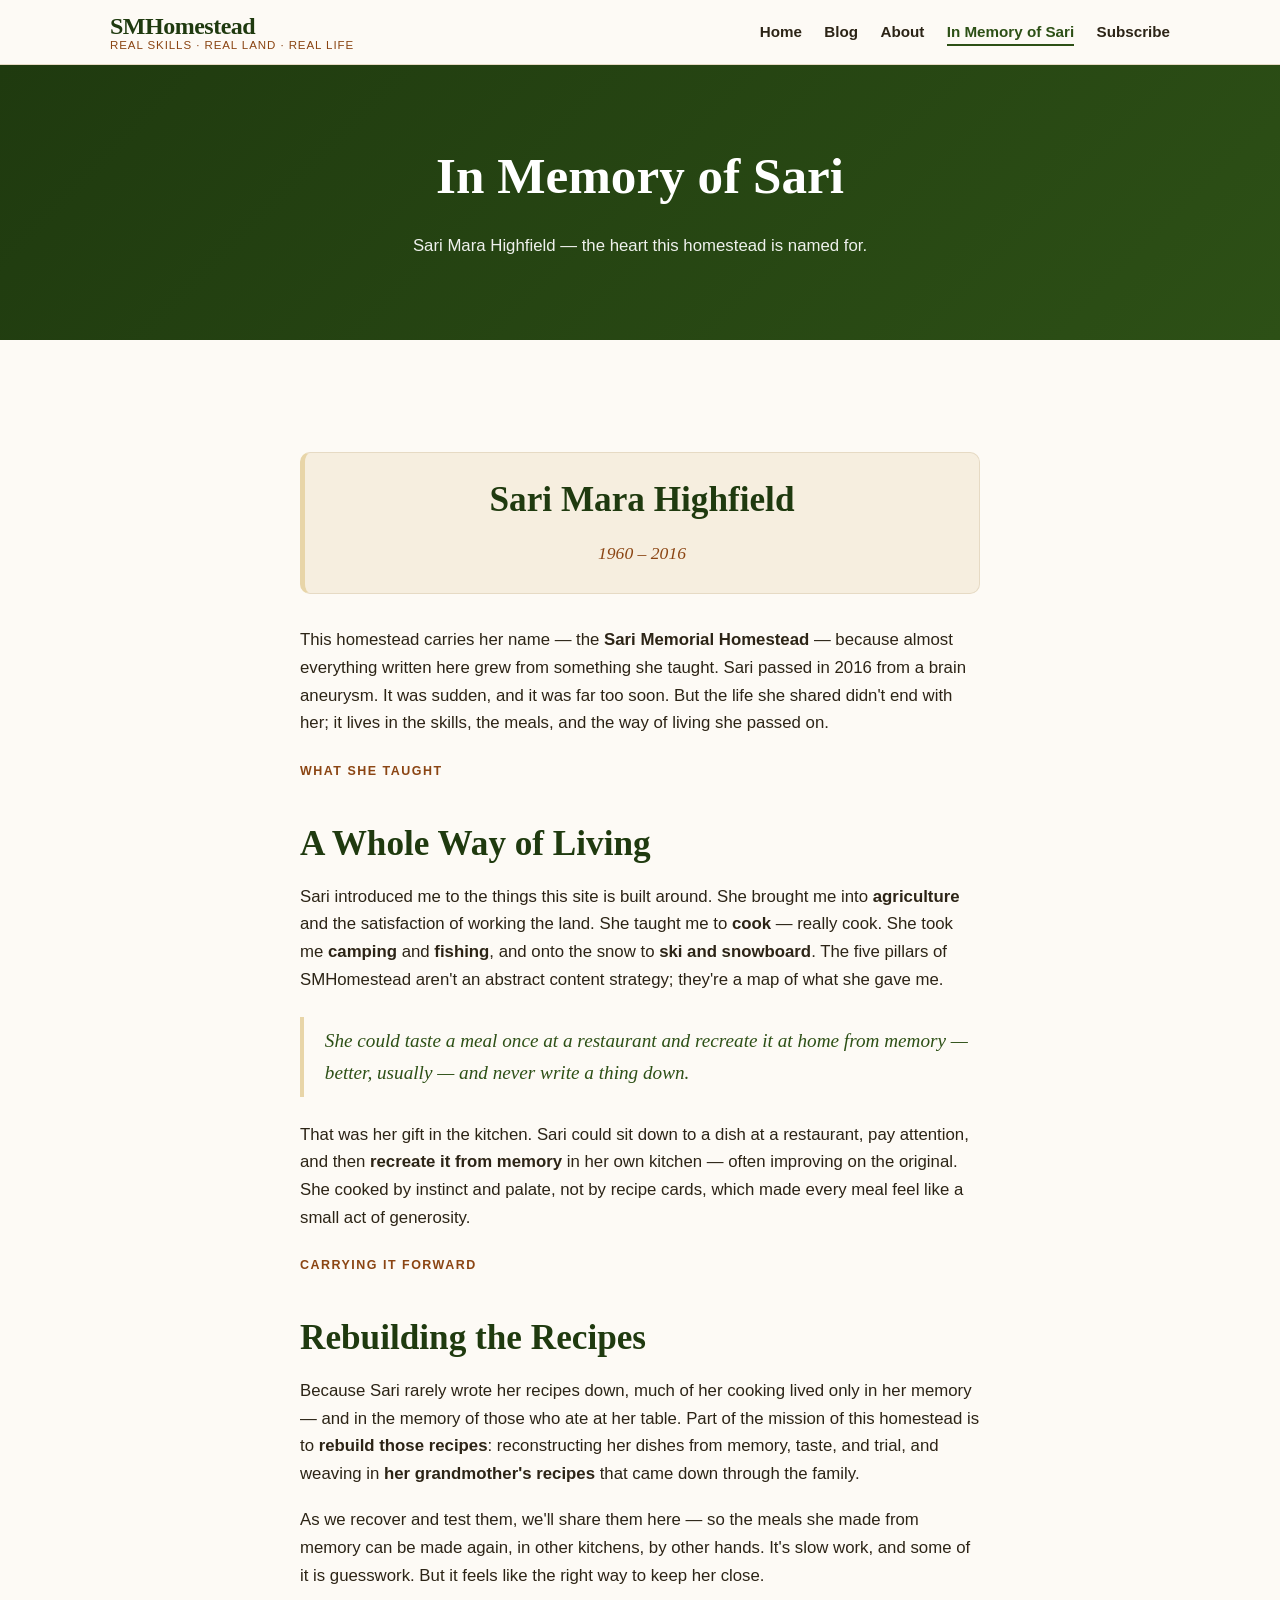
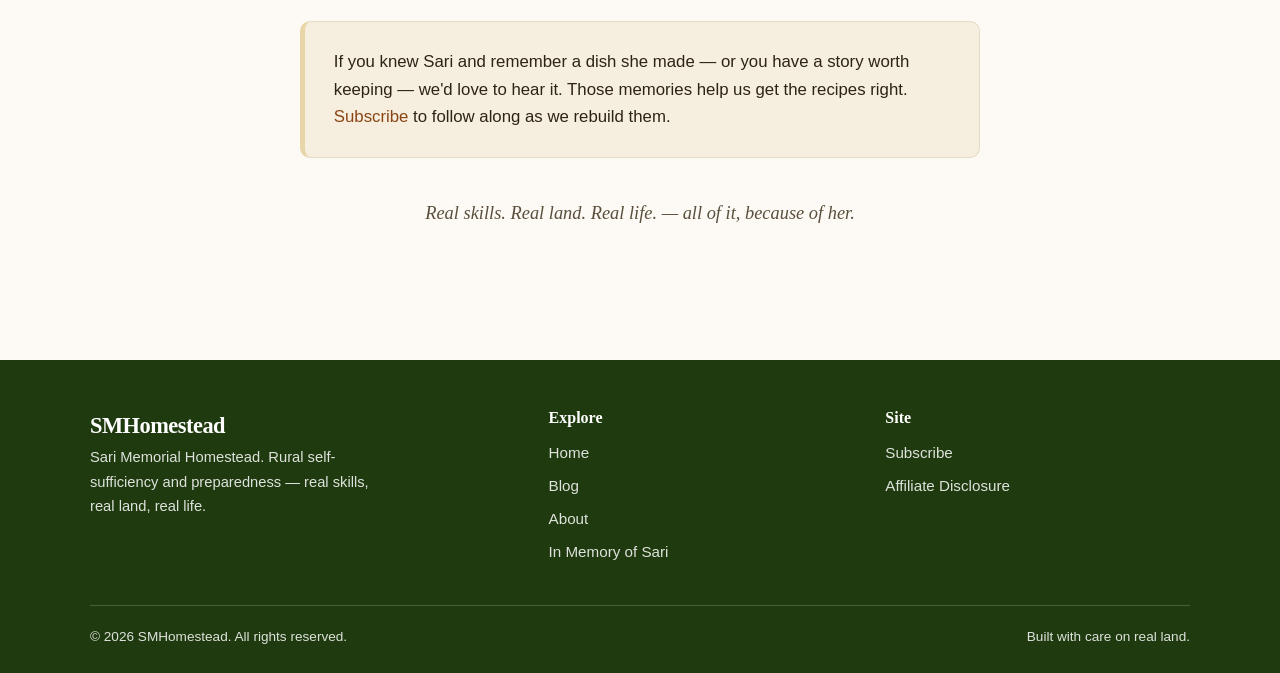
<file: in-memory-of-sari.html>
<!DOCTYPE html>
<html lang="en">
<head>
  <meta charset="UTF-8">
  <meta name="viewport" content="width=device-width, initial-scale=1.0">
  <title>In Memory of Sari Mara Highfield (1960–2016) — SMHomestead</title>
  <meta name="description" content="A tribute to Sari Mara Highfield (1960–2016), who introduced Daniel to agriculture, cooking, camping, fishing, and skiing — and whose recipes live on at SMHomestead.">
  <link rel="canonical" href="https://smhomestead.com/in-memory-of-sari.html">

  <meta property="og:type" content="article">
  <meta property="og:site_name" content="SMHomestead">
  <meta property="og:title" content="In Memory of Sari Mara Highfield (1960–2016)">
  <meta property="og:description" content="A tribute to the woman who taught Daniel to live close to the land — and whose recipes are being rebuilt from memory.">
  <meta property="og:url" content="https://smhomestead.com/in-memory-of-sari.html">
  <meta property="og:image" content="https://smhomestead.com/og-image.png">
  <meta name="twitter:card" content="summary_large_image">

  <link rel="stylesheet" href="css/style.css">
</head>
<body>

  <header class="site-header">
    <nav class="nav" aria-label="Primary">
      <a class="brand" href="index.html">
        <span class="brand-name">SMHomestead</span>
        <span class="brand-tag">Real skills · Real land · Real life</span>
      </a>
      <button class="nav-toggle" aria-label="Toggle menu" aria-expanded="false">
        <span></span><span></span><span></span>
      </button>
      <ul class="nav-links">
        <li><a href="index.html">Home</a></li>
        <li><a href="blog.html">Blog</a></li>
        <li><a href="about.html">About</a></li>
        <li><a href="in-memory-of-sari.html" class="active">In Memory of Sari</a></li>
        <li><a href="index.html#subscribe">Subscribe</a></li>
      </ul>
    </nav>
  </header>

  <main>
    <section class="page-hero">
      <div class="container">
        <h1>In Memory of Sari</h1>
        <p>Sari Mara Highfield &mdash; the heart this homestead is named for.</p>
      </div>
    </section>

    <section class="section">
      <div class="container prose">

        <div class="memorial-card center">
          <h2 style="margin-top:0;">Sari Mara Highfield</h2>
          <p class="memorial-dates" style="margin-bottom:0;">1960 &ndash; 2016</p>
        </div>

        <p>
          This homestead carries her name — the
          <strong>Sari Memorial Homestead</strong> — because almost
          everything written here grew from something she taught. Sari passed in 2016
          from a brain aneurysm. It was sudden, and it was far too soon. But the life she
          shared didn't end with her; it lives in the skills, the meals, and the way of
          living she passed on.
        </p>

        <span class="kicker">What she taught</span>
        <h2>A Whole Way of Living</h2>
        <p>
          Sari introduced me to the things this site is built around. She brought me into
          <strong>agriculture</strong> and the satisfaction of working the land. She taught
          me to <strong>cook</strong> — really cook. She took me <strong>camping</strong>
          and <strong>fishing</strong>, and onto the snow to
          <strong>ski and snowboard</strong>. The five pillars of SMHomestead aren't an
          abstract content strategy; they're a map of what she gave me.
        </p>

        <blockquote>
          She could taste a meal once at a restaurant and recreate it at home from memory —
          better, usually — and never write a thing down.
        </blockquote>

        <p>
          That was her gift in the kitchen. Sari could sit down to a dish at a restaurant,
          pay attention, and then <strong>recreate it from memory</strong> in her own
          kitchen — often improving on the original. She cooked by instinct and palate, not
          by recipe cards, which made every meal feel like a small act of generosity.
        </p>

        <span class="kicker">Carrying it forward</span>
        <h2>Rebuilding the Recipes</h2>
        <p>
          Because Sari rarely wrote her recipes down, much of her cooking lived only in her
          memory — and in the memory of those who ate at her table. Part of the mission of
          this homestead is to <strong>rebuild those recipes</strong>: reconstructing her
          dishes from memory, taste, and trial, and weaving in
          <strong>her grandmother's recipes</strong> that came down through the family.
        </p>
        <p>
          As we recover and test them, we'll share them here — so the meals she made from
          memory can be made again, in other kitchens, by other hands. It's slow work, and
          some of it is guesswork. But it feels like the right way to keep her close.
        </p>

        <div class="memorial-card">
          <p style="margin:0;">
            If you knew Sari and remember a dish she made — or you have a story worth keeping —
            we'd love to hear it. Those memories help us get the recipes right.
            <a href="index.html#subscribe">Subscribe</a> to follow along as we rebuild them.
          </p>
        </div>

        <p class="center muted" style="margin-top:2.5rem; font-family:var(--font-head); font-style:italic; font-size:1.15rem;">
          Real skills. Real land. Real life. &mdash; all of it, because of her.
        </p>
      </div>
    </section>
  </main>

  <footer class="site-footer">
    <div class="footer-grid">
      <div class="footer-brand">
        <span class="brand-name">SMHomestead</span>
        <p>Sari Memorial Homestead. Rural self-sufficiency and preparedness — real skills, real land, real life.</p>
      </div>
      <div>
        <h4>Explore</h4>
        <ul>
          <li><a href="index.html">Home</a></li>
          <li><a href="blog.html">Blog</a></li>
          <li><a href="about.html">About</a></li>
          <li><a href="in-memory-of-sari.html">In Memory of Sari</a></li>
        </ul>
      </div>
      <div>
        <h4>Site</h4>
        <ul>
          <li><a href="index.html#subscribe">Subscribe</a></li>
          <li><a href="affiliate-disclosure.html">Affiliate Disclosure</a></li>
        </ul>
      </div>
    </div>
    <div class="footer-bottom">
      <span>&copy; <span data-year>2026</span> SMHomestead. All rights reserved.</span>
      <span>Built with care on real land.</span>
    </div>
  </footer>

  <script src="js/main.js"></script>
</body>
</html>
</file>
<file: css/style.css>
/* ============================================================
   Sari Memorial Homestead — SMHomestead
   Real skills. Real land. Real life.
   ------------------------------------------------------------
   Single stylesheet. Bright, warm farmhouse aesthetic.
   ============================================================ */

/* ---------- Design tokens ---------- */
:root {
  /* Core farmhouse palette */
  --cream:        #FDFAF5;   /* main background — warm white */
  --cream-alt:    #F6EEDF;   /* alt section / wheat tint */
  --white:        #FFFFFF;   /* cards */
  --wheat:        #E8D5A8;   /* warm wheat accent */
  --wheat-soft:   #F3E6C4;

  --ink:          #2C2416;   /* body text — dark charcoal */
  --ink-soft:     #5A4F3C;   /* muted text */

  --forest:       #2D5016;   /* primary accent — deep forest green */
  --forest-dark:  #1F3A0F;   /* darker green (footer / hovers) */
  --forest-soft:  #3D6B1F;

  --terracotta:   #8B4513;   /* secondary accent — warm terracotta */
  --terracotta-d: #6E3510;

  --line:         #E6DAC4;   /* hairline borders */

  /* Typography */
  --font-head: Georgia, "Iowan Old Style", "Times New Roman", serif;
  --font-body: -apple-system, BlinkMacSystemFont, "Segoe UI", Roboto, Helvetica, Arial, sans-serif;

  /* Layout */
  --maxw: 1100px;
  --radius: 10px;
  --shadow:    0 4px 16px rgba(139, 69, 19, 0.10);
  --shadow-lg: 0 12px 32px rgba(139, 69, 19, 0.16);
}

/* ---------- Reset / base ---------- */
*, *::before, *::after { box-sizing: border-box; }

html { scroll-behavior: smooth; }

body {
  margin: 0;
  font-family: var(--font-body);
  color: var(--ink);
  background: var(--cream);
  line-height: 1.65;
  font-size: 1.05rem;
  -webkit-font-smoothing: antialiased;
}

h1, h2, h3, h4 {
  font-family: var(--font-head);
  color: var(--forest-dark);
  line-height: 1.2;
  margin: 0 0 0.5em;
  font-weight: 700;
}

h1 { font-size: clamp(2.1rem, 5vw, 3.2rem); }
h2 { font-size: clamp(1.6rem, 3.5vw, 2.2rem); }
h3 { font-size: 1.3rem; }

p { margin: 0 0 1.1em; }

a { color: var(--terracotta); text-decoration: none; }
a:hover { color: var(--terracotta-d); text-decoration: underline; }

img { max-width: 100%; display: block; }

.container {
  width: 100%;
  max-width: var(--maxw);
  margin: 0 auto;
  padding: 0 1.25rem;
}

.muted { color: var(--ink-soft); }
.center { text-align: center; }

/* ---------- Buttons ---------- */
.btn {
  display: inline-block;
  font-family: var(--font-body);
  font-weight: 600;
  font-size: 1rem;
  padding: 0.8em 1.6em;
  border-radius: 999px;
  border: 2px solid transparent;
  cursor: pointer;
  transition: transform 0.15s ease, background 0.15s ease, box-shadow 0.15s ease, color 0.15s ease;
  text-decoration: none;
}
.btn:hover { text-decoration: none; transform: translateY(-2px); }

.btn-primary {
  background: var(--forest);
  color: #fff;
  box-shadow: var(--shadow);
}
.btn-primary:hover { background: var(--forest-dark); color: #fff; }

/* Ghost button on light hero — terracotta outline */
.btn-ghost {
  background: transparent;
  color: var(--terracotta);
  border-color: var(--terracotta);
}
.btn-ghost:hover { background: var(--terracotta); color: #fff; }

/* ---------- Header / nav ---------- */
.site-header {
  position: sticky;
  top: 0;
  z-index: 50;
  background: rgba(253, 250, 245, 0.96);
  backdrop-filter: blur(8px);
  border-bottom: 1px solid var(--line);
}
.nav {
  position: relative;
  display: flex;
  align-items: center;
  justify-content: space-between;
  padding: 0.85rem 1.25rem;
  max-width: var(--maxw);
  margin: 0 auto;
}
.brand {
  display: flex;
  flex-direction: column;
  line-height: 1.05;
  text-decoration: none;
}
.brand:hover { text-decoration: none; }
.brand-name {
  font-family: var(--font-head);
  font-size: 1.5rem;
  font-weight: 700;
  color: var(--forest-dark);
  letter-spacing: -0.5px;
}
.brand-tag {
  font-size: 0.72rem;
  letter-spacing: 0.08em;
  text-transform: uppercase;
  color: var(--terracotta);
}

.nav-links {
  display: flex;
  align-items: center;
  gap: 1.4rem;
  list-style: none;
  margin: 0;
  padding: 0;
}
.nav-links a {
  color: var(--ink);
  font-weight: 600;
  font-size: 0.95rem;
  text-decoration: none;
  padding: 0.25rem 0;
  border-bottom: 2px solid transparent;
}
.nav-links a:hover,
.nav-links a.active {
  color: var(--forest);
  border-bottom-color: var(--forest);
}

.nav-toggle {
  display: none;
  background: none;
  border: 0;
  cursor: pointer;
  padding: 0.4rem;
}
.nav-toggle span {
  display: block;
  width: 24px;
  height: 2px;
  background: var(--forest-dark);
  margin: 5px 0;
  border-radius: 2px;
  transition: 0.25s;
}

/* ---------- Hero (homepage) — bright wheat gradient ---------- */
.hero {
  position: relative;
  color: var(--ink);
  text-align: center;
  padding: clamp(3.5rem, 10vw, 7rem) 1.25rem clamp(2.25rem, 5vw, 3.5rem);
  background: linear-gradient(135deg, var(--cream) 0%, var(--wheat-soft) 55%, var(--wheat) 100%);
  border-bottom: 1px solid var(--line);
}
.hero h1 { color: var(--forest-dark); }
.hero .tagline {
  font-family: var(--font-head);
  font-style: italic;
  font-size: clamp(1.1rem, 2.5vw, 1.5rem);
  margin-bottom: 1rem;
  color: var(--terracotta);
}
.hero .lead {
  max-width: 640px;
  margin: 0 auto 2rem;
  font-size: 1.12rem;
  color: var(--ink);
}
.hero-actions { display: flex; gap: 1rem; justify-content: center; flex-wrap: wrap; }

/* ---------- Sections ---------- */
.section { padding: clamp(3rem, 7vw, 5rem) 0; }
.section-head { text-align: center; max-width: 640px; margin: 0 auto 2.5rem; }
.section-head p { color: var(--ink-soft); }
.section-alt { background: var(--cream-alt); border-block: 1px solid var(--line); }

.kicker {
  display: inline-block;
  font-size: 0.78rem;
  letter-spacing: 0.12em;
  text-transform: uppercase;
  color: var(--terracotta);
  font-weight: 700;
  margin-bottom: 0.6rem;
}

/* ---------- Pillar cards ---------- */
.pillars {
  display: grid;
  grid-template-columns: repeat(3, 1fr);
  gap: 1.2rem;
}
@media (max-width: 640px) {
  .pillars { grid-template-columns: repeat(2, 1fr); }
}
@media (max-width: 460px) {
  .pillars { grid-template-columns: 1fr; }
}

/* Pillar card styling */
.pillar {
  display: block;
  background: var(--white);
  border: 1px solid var(--line);
  border-radius: var(--radius);
  padding: 1.6rem;
  text-decoration: none;
  color: var(--ink);
  box-shadow: var(--shadow);
  transition: transform 0.18s ease, box-shadow 0.18s ease;
  border-top: 4px solid var(--forest);
}
.pillar:hover {
  transform: translateY(-4px);
  box-shadow: var(--shadow-lg);
  text-decoration: none;
}
.pillar .icon { font-size: 2rem; margin-bottom: 0.6rem; }
.pillar h3 { margin-bottom: 0.3rem; color: var(--forest-dark); }
.pillar p { font-size: 0.95rem; color: var(--ink-soft); margin: 0; }
.pillar:nth-child(2) { border-top-color: var(--terracotta); }
.pillar:nth-child(3) { border-top-color: var(--wheat); }
.pillar:nth-child(4) { border-top-color: var(--forest-soft); }
.pillar:nth-child(5) { border-top-color: var(--terracotta-d); }

/* ---------- Post grid ---------- */
.post-grid {
  display: grid;
  grid-template-columns: repeat(auto-fill, minmax(280px, 1fr));
  gap: 1.6rem;
}
.post-card {
  background: var(--white);
  border: 1px solid var(--line);
  border-radius: var(--radius);
  overflow: hidden;
  box-shadow: var(--shadow);
  display: flex;
  flex-direction: column;
  transition: transform 0.18s ease, box-shadow 0.18s ease;
}
.post-card:hover { transform: translateY(-4px); box-shadow: var(--shadow-lg); }
.post-thumb {
  height: 150px;
  background: linear-gradient(135deg, var(--forest) 0%, var(--forest-soft) 100%);
  display: flex;
  align-items: center;
  justify-content: center;
  font-size: 3rem;
  line-height: 1;
}
.post-card:nth-child(3n+2) .post-thumb { background: linear-gradient(135deg, var(--terracotta) 0%, var(--wheat) 100%); }
.post-card:nth-child(3n+3) .post-thumb { background: linear-gradient(135deg, var(--wheat) 0%, var(--forest-soft) 100%); }
.post-body { padding: 1.3rem; flex: 1; display: flex; flex-direction: column; }
.post-cat {
  font-size: 0.72rem;
  text-transform: uppercase;
  letter-spacing: 0.08em;
  color: var(--terracotta);
  font-weight: 700;
  margin-bottom: 0.4rem;
}
.post-body h3 { font-size: 1.18rem; margin-bottom: 0.4rem; }
.post-body p { font-size: 0.95rem; color: var(--ink-soft); flex: 1; }
.post-meta { font-size: 0.82rem; color: var(--ink-soft); margin-top: 0.6rem; }

/* ---------- Email signup ---------- */
.signup {
  background: linear-gradient(135deg, var(--forest-dark) 0%, var(--forest) 100%);
  color: #fff;
  border-radius: var(--radius);
  padding: clamp(2rem, 5vw, 3.2rem);
  text-align: center;
  box-shadow: var(--shadow-lg);
}
.signup h2 { color: #fff; }
.signup p { color: rgba(255,255,255,0.92); max-width: 520px; margin: 0 auto 1.6rem; }
.signup-form {
  display: flex;
  gap: 0.6rem;
  max-width: 460px;
  margin: 0 auto;
  flex-wrap: wrap;
  justify-content: center;
}
.signup-form input[type="email"] {
  flex: 1 1 220px;
  padding: 0.85em 1.1em;
  border-radius: 999px;
  border: 2px solid transparent;
  font-size: 1rem;
  font-family: var(--font-body);
  color: var(--ink);
}
.signup-form input[type="email"]:focus { outline: 3px solid var(--wheat); }
.signup-note { font-size: 0.82rem; margin-top: 0.9rem; color: rgba(255,255,255,0.85); }
.form-msg { margin-top: 1rem; font-weight: 600; min-height: 1.2em; }

/* ---------- Page hero (interior pages) — forest banner ---------- */
.page-hero {
  background: linear-gradient(135deg, var(--forest-dark) 0%, var(--forest) 100%);
  color: #fff;
  padding: clamp(3rem, 8vw, 5rem) 1.25rem;
  text-align: center;
}
.page-hero h1 { color: #fff; }
.page-hero p { color: rgba(255,255,255,0.92); max-width: 640px; margin: 0 auto; }

/* ---------- Prose (article / long-form) ---------- */
.prose { max-width: 720px; margin: 0 auto; }
.prose h2 { margin-top: 2rem; }
.prose ul { padding-left: 1.3rem; }
.prose li { margin-bottom: 0.4rem; }
.prose blockquote {
  border-left: 4px solid var(--wheat);
  margin: 1.5rem 0;
  padding: 0.5rem 0 0.5rem 1.3rem;
  font-family: var(--font-head);
  font-style: italic;
  font-size: 1.2rem;
  color: var(--forest);
}

.stat-row {
  display: flex;
  flex-wrap: wrap;
  gap: 1.2rem;
  margin: 2rem 0;
}
.stat {
  flex: 1 1 140px;
  background: var(--white);
  border: 1px solid var(--line);
  border-radius: var(--radius);
  padding: 1.2rem;
  text-align: center;
  box-shadow: var(--shadow);
}
.stat .num { font-family: var(--font-head); font-size: 2rem; color: var(--terracotta); font-weight: 700; }
.stat .label { font-size: 0.85rem; color: var(--ink-soft); }

/* Memorial accents */
.memorial-card {
  background: var(--cream-alt);
  border: 1px solid var(--line);
  border-left: 5px solid var(--wheat);
  border-radius: var(--radius);
  padding: 1.6rem 1.8rem;
  margin: 2rem 0;
}
.memorial-dates {
  font-family: var(--font-head);
  font-style: italic;
  color: var(--terracotta);
  font-size: 1.1rem;
}

/* ---------- Footer — deep forest, light text ---------- */
.site-footer {
  background: var(--forest-dark);
  color: rgba(255,255,255,0.85);
  padding: 3rem 1.25rem 1.5rem;
  margin-top: 2rem;
}
.footer-grid {
  max-width: var(--maxw);
  margin: 0 auto;
  display: grid;
  grid-template-columns: 1.4fr 1fr 1fr;
  gap: 2rem;
}
.footer-grid h4 { color: #fff; font-size: 1rem; margin-bottom: 0.8rem; }
.footer-grid a { color: rgba(255,255,255,0.85); }
.footer-grid a:hover { color: var(--wheat); }
.footer-grid ul { list-style: none; padding: 0; margin: 0; }
.footer-grid li { margin-bottom: 0.5rem; font-size: 0.95rem; }
.footer-brand .brand-name { color: #fff; font-size: 1.4rem; }
.footer-brand p { font-size: 0.92rem; max-width: 280px; }
.footer-bottom {
  max-width: var(--maxw);
  margin: 2rem auto 0;
  padding-top: 1.3rem;
  border-top: 1px solid rgba(255,255,255,0.18);
  font-size: 0.85rem;
  display: flex;
  justify-content: space-between;
  flex-wrap: wrap;
  gap: 0.5rem;
}

/* ---------- Responsive ---------- */
@media (max-width: 760px) {
  .nav-toggle { display: block; }
  .nav-links {
    position: absolute;
    top: 100%;
    left: 0;
    right: 0;
    flex-direction: column;
    align-items: flex-start;
    gap: 0;
    background: var(--cream);
    border-bottom: 1px solid var(--line);
    box-shadow: var(--shadow);
    padding: 0.5rem 1.25rem 1rem;
    display: none;
  }
  .nav-links.open { display: flex; }
  .nav-links a { width: 100%; padding: 0.7rem 0; border-bottom: 1px solid var(--line); }
  .footer-grid { grid-template-columns: 1fr; gap: 1.5rem; }
}
</file>
